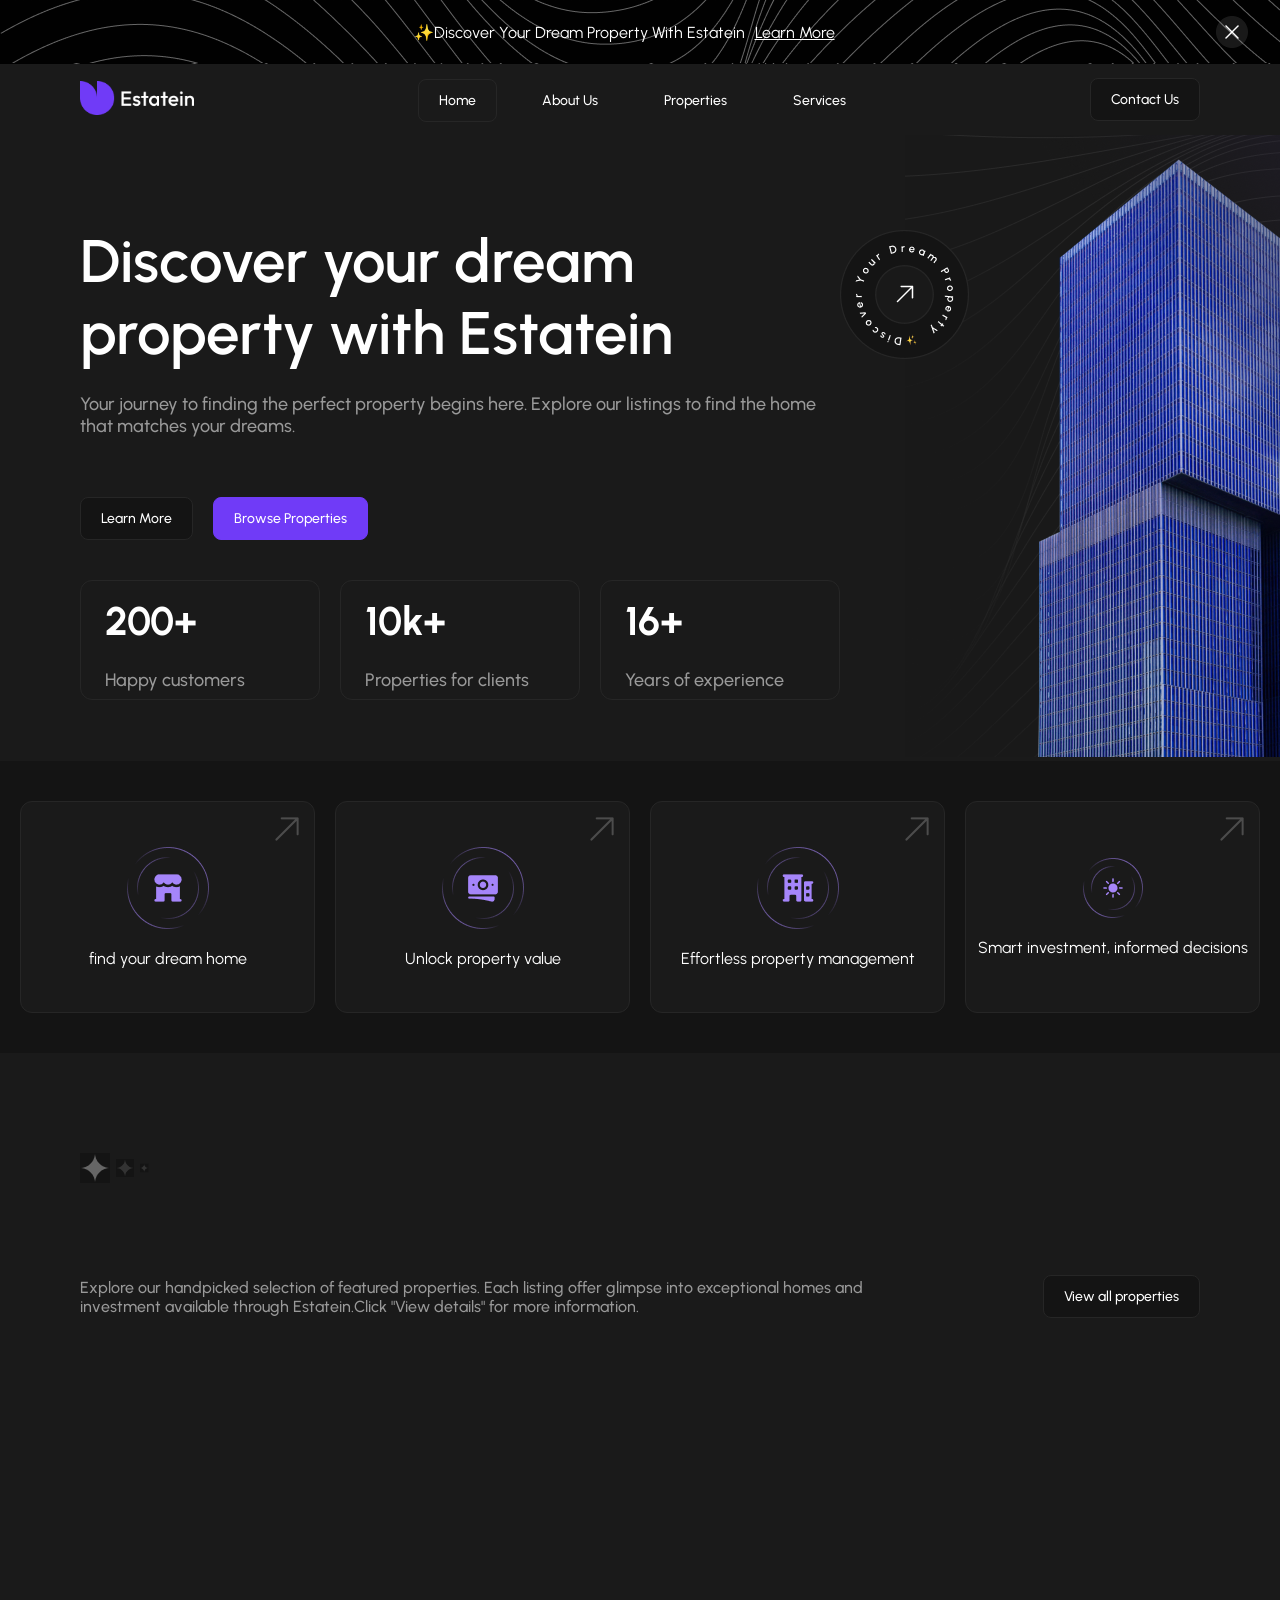
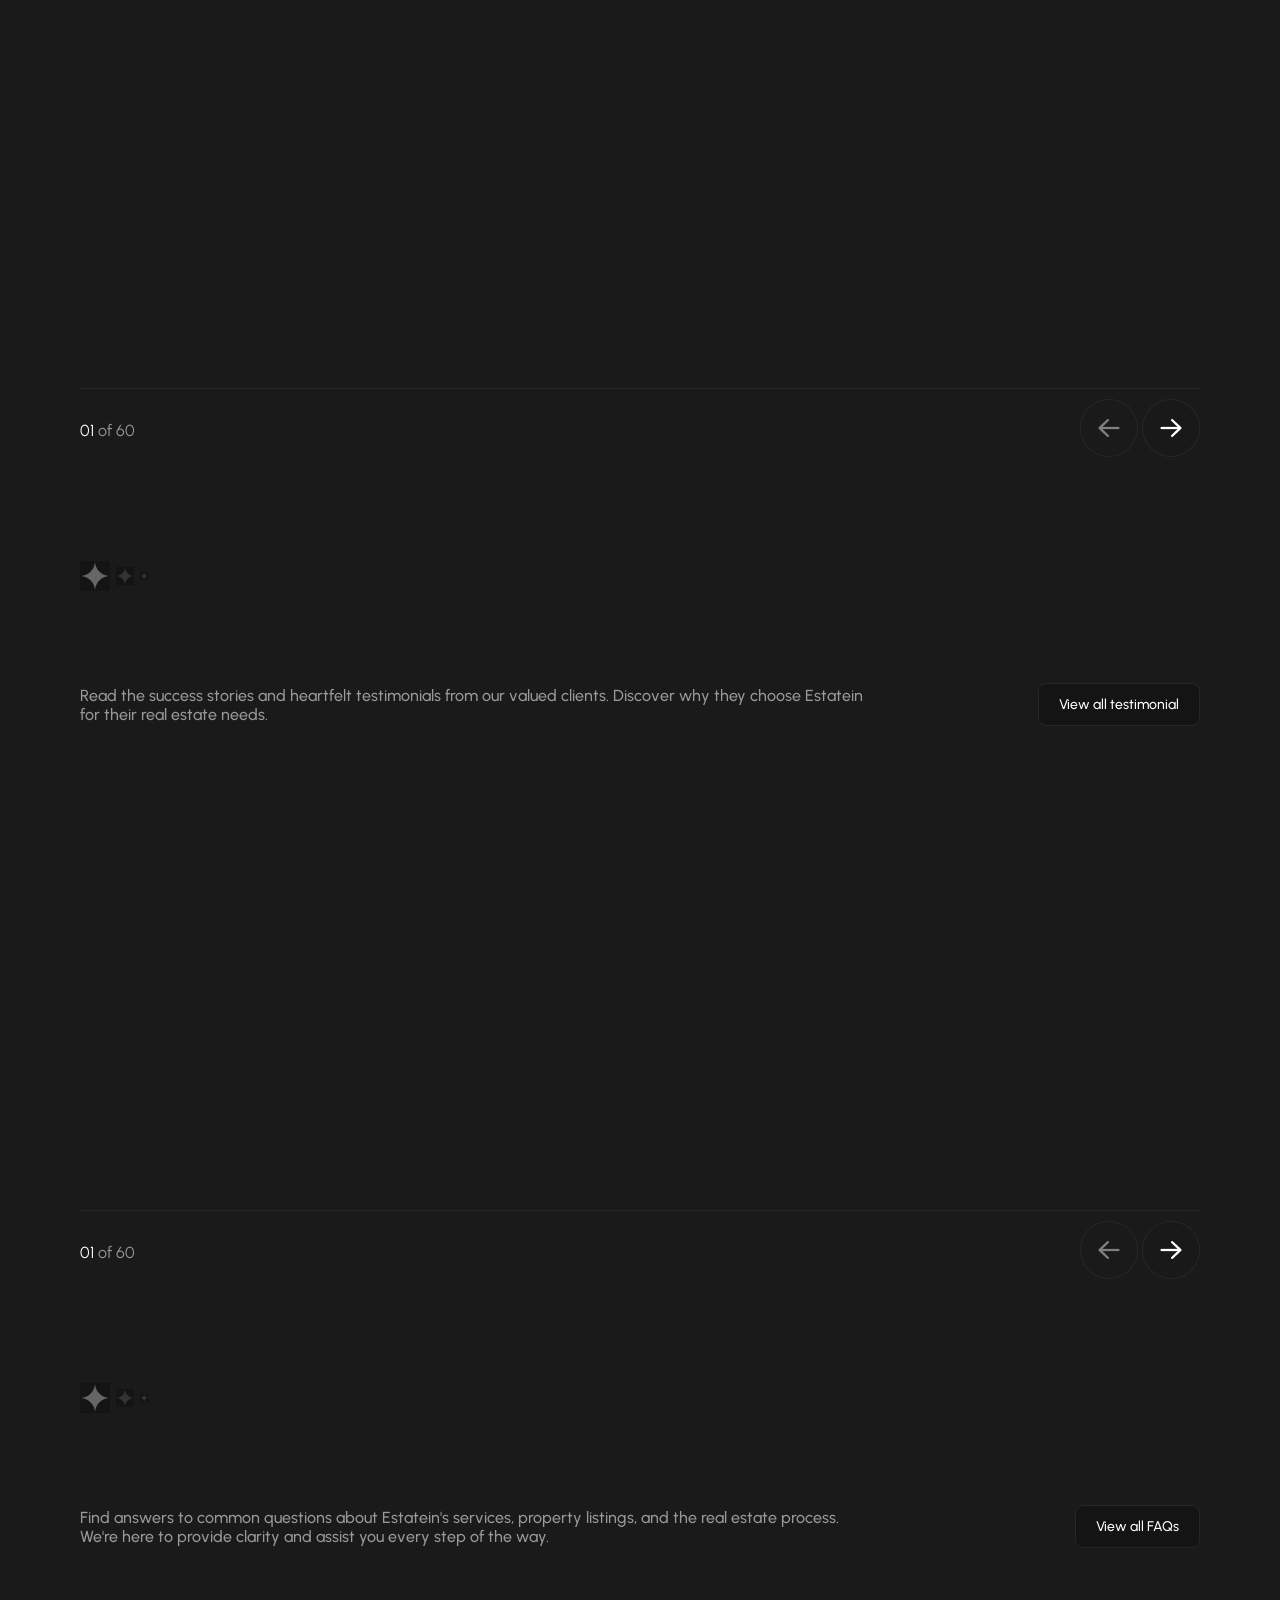
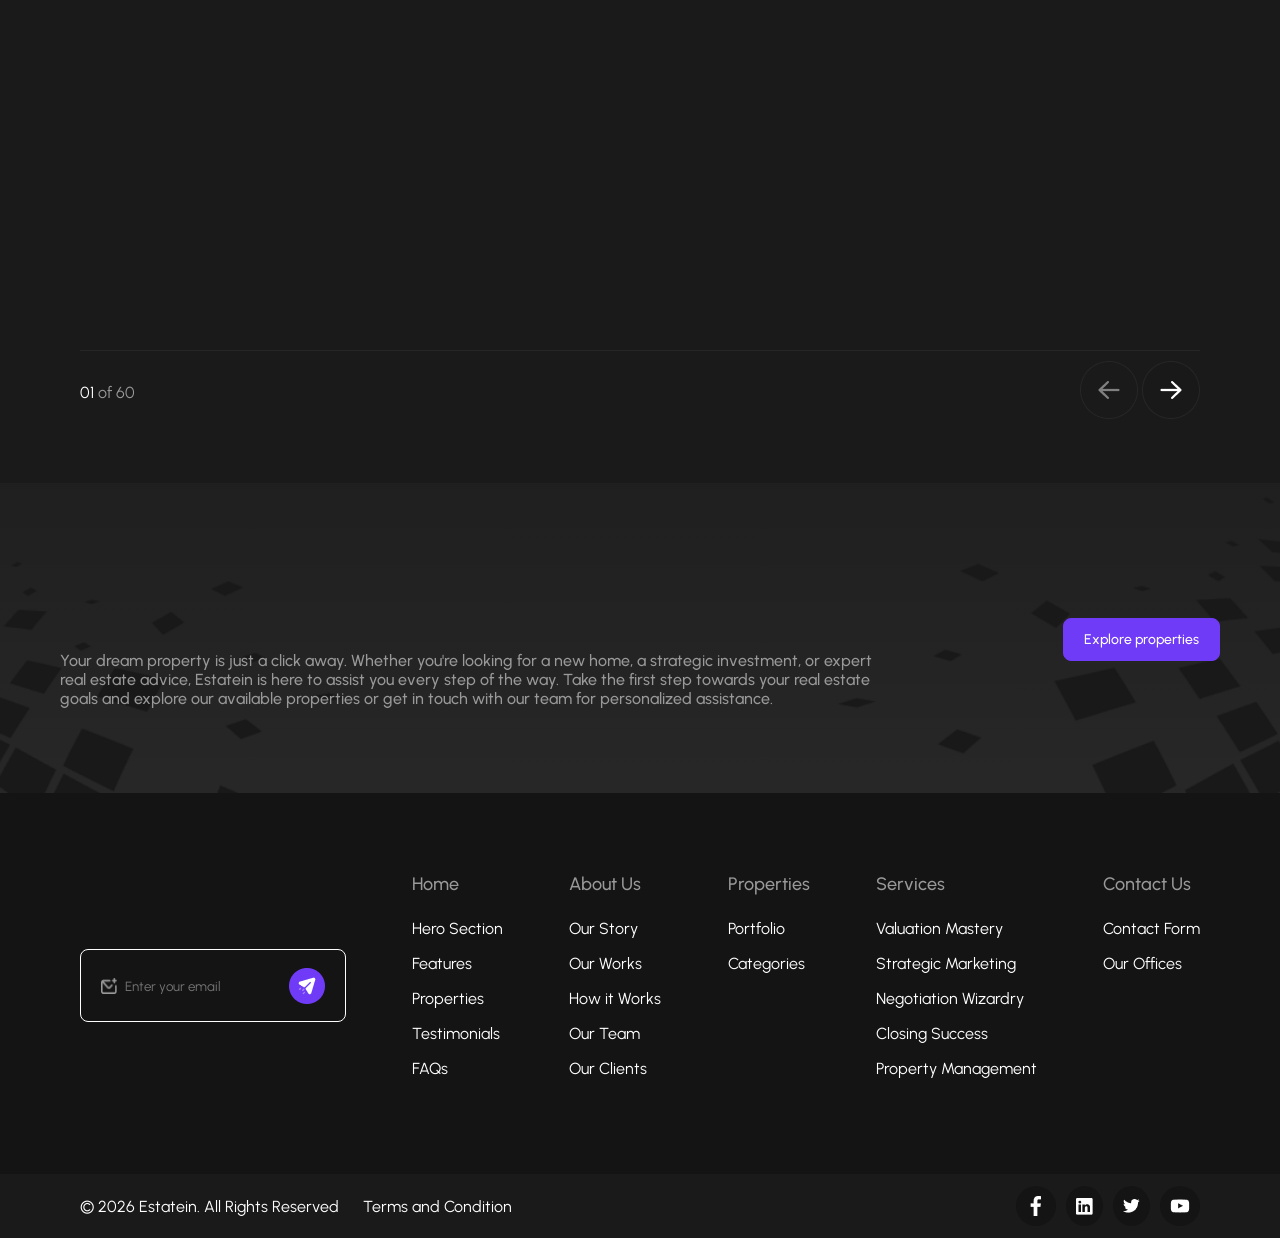
<file: index.html>
<!doctype html>
<html lang="en">
  <head>
    <meta charset="UTF-8" />
    <meta name="viewport" content="width=device-width, initial-scale=1.0" />
    <link
      rel="icon"
      type="image/png"
      href="./assets/images/favicon/favicon-96x96.png"
      sizes="96x96"
    />
    <link
      rel="icon"
      type="image/svg+xml"
      href="./assets/images/favicon/favicon.svg"
    />
    <link rel="shortcut icon" href="./assets/images/favicon/favicon.ico" />
    <link
      rel="apple-touch-icon"
      sizes="180x180"
      href="./assets/images/favicon/apple-touch-icon.png"
    />
    <link rel="manifest" href="./assets/images/favicon/site.webmanifest" />
    <title>Estatein: No. 1 real estate agency in Nigeria</title>
    <link href="https://unpkg.com/aos@2.3.1/dist/aos.css" rel="stylesheet" />
    <link href="./styles.css" rel="stylesheet" />
  </head>
  <body>
    <header>
      <div class="header-left">
        <span>✨Discover Your Dream Property With Estatein</span>
        <a href="">Learn More</a>
      </div>
      <div class="header-right">
        <img src="./assets/images/cancel.png" alt="cancel icon" />
      </div>
    </header>
    <nav>
      <div>
        <a href="/">
          <img
            class="nav-logo-img"
            src="./assets/images/Logo.png"
            alt="estatein logo"
          />
        </a>
      </div>

      <ul id="nav-links">
        <li><a class="active-nav" href="/">Home</a></li>
        <li><a href="/aboutus.html">About Us</a></li>
        <li><a href="/properties.html">Properties</a></li>
        <li><a href="/services.html">Services</a></li>
        <li class="nav-contact-li">
          <a class="contact-button" href="/contactus.html">Contact Us</a>
        </li>
      </ul>

      <div class="nav-right">
        <a class="contact-button nav-contact-btn" href="/contactus.html">
          Contact Us
        </a>
        <button
          class="nav-toggle"
          id="nav-toggle"
          aria-label="Toggle navigation menu"
          aria-expanded="false"
          aria-controls="nav-links"
        >
          <span></span>
          <span></span>
          <span></span>
        </button>
      </div>
    </nav>

    <main>
      <section id="herosection" class="hero-section">
        <div class="hero-left">
          <h1>Discover your dream property with Estatein</h1>
          <p>
            Your journey to finding the perfect property begins here. Explore
            our listings to find the home that matches your dreams.
          </p>
          <div class="hero-btn-flex">
            <a class="contact-button" href="/aboutus.html">Learn More</a>
            <a class="purple-button" href="/properties.html"
              >Browse Properties</a
            >
          </div>

          <div class="hero-cards-wrapper">
            <div class="hero-card">
              <h3>200+</h3>
              <p>Happy customers</p>
            </div>

            <div class="hero-card">
              <h3>10k+</h3>
              <p>Properties for clients</p>
            </div>

            <div class="hero-card">
              <h3>16+</h3>
              <p>Years of experience</p>
            </div>
          </div>
        </div>

        <div class="hero-right">
          <img src="./assets/images/heroimg.png" alt="" />
        </div>
      </section>

      <!-- section for feature cards display -->

      <section id="features" class="section-feature">
        <div class="feature-card">
          <img
            src="./assets/images/find.png"
            alt="feature card "
            class="feature-card-icon"
          />
          <img
            class="arrow-icon"
            src="./assets/images/arrowicon.png"
            alt="arrow icon"
          />
          <p class="feature-text">find your dream home</p>
        </div>
        <div class="feature-card">
          <img
            src="./assets/images/unlock.png"
            alt="feature card "
            class="feature-card-icon"
          />
          <img
            class="arrow-icon"
            src="./assets/images/arrowicon.png"
            alt="arrow icon"
          />
          <p class="feature-text">Unlock property value</p>
        </div>

        <div class="feature-card">
          <img
            src="./assets/images/effortless.png"
            alt="feature card "
            class="feature-card-icon"
          />
          <img
            class="arrow-icon"
            src="./assets/images/arrowicon.png"
            alt="arrow icon"
          />
          <p class="feature-text">Effortless property management</p>
        </div>

        <div class="feature-card">
          <img
            src="./assets/images/smart.png"
            alt="feature card "
            class="feature-card-icon"
          />
          <img
            class="arrow-icon"
            src="./assets/images/arrowicon.png"
            alt="arrow icon"
          />
          <p class="feature-text">Smart investment, informed decisions</p>
        </div>
      </section>

      <!-- featured properties section -->

      <section id="properties" class="featured-section">
        <img
          src="./assets/images/stars.png"
          alt="feature stars"
          class="feature-stars"
        />
        <div class="feature-upper">
          <h2 data-aos="fade-right" data-aos-duration="900">
            Featured Properties
          </h2>
          <div class="header-flex">
            <p class="header-paragraph">
              Explore our handpicked selection of featured properties. Each
              listing offer glimpse into exceptional homes and investment
              available through Estatein.Click "View details" for more
              information.
            </p>

            <a class="contact-button" href=""> View all properties </a>
          </div>
        </div>

        <div
          data-aos="fade-left"
          data-aos-duration="900"
          class="feature-middle"
        >
          <div class="property-card">
            <img
              src="./assets/images/property1.png"
              class="property-card-img"
              alt="property card image"
            />

            <h3>Seaside serenity Villa</h3>

            <p>
              A stunning 4 bedroom , 3 bathroom villa in a peaceful suburban
              neighborhood...<button class="read-more-btn">Read More</button>
            </p>

            <div class="property-features">
              <div class="property-feature">
                <img
                  src="./assets/images/bedroom.png"
                  alt="bedroom icon"
                  class="bedroom-icon"
                />
                <span>4 bedroom</span>
              </div>

              <div class="property-feature">
                <img
                  src="./assets/images/bathroom.png"
                  alt="bedroom icon"
                  class="bedroom-icon"
                />
                <span>3 bathroom</span>
              </div>

              <div class="property-feature">
                <img
                  src="./assets/images/villa.png"
                  alt="bedroom icon"
                  class="bedroom-icon"
                />
                <span>Villa</span>
              </div>
            </div>

            <div class="action-flex">
              <div class="action-flex-left">
                <p>Price</p>
                <h5>₦550,000,000</h5>
              </div>

              <a class="purple-button view-prop-button" href="">
                View Property Details
              </a>
            </div>
          </div>

          <div class="property-card">
            <img
              src="./assets/images/property2.png"
              class="property-card-img"
              alt="property card image"
            />

            <h3>Metropolitan Haven</h3>

            <p>
              A chic and fully-furnished 2-bedroom apartment in a panoramic city
              view...<button class="read-more-btn">Read More</button>
            </p>

            <div class="property-features">
              <div class="property-feature">
                <img
                  src="./assets/images/bedroom.png"
                  alt="bedroom icon"
                  class="bedroom-icon"
                />
                <span>2 bedroom</span>
              </div>

              <div class="property-feature">
                <img
                  src="./assets/images/bathroom.png"
                  alt="bedroom icon"
                  class="bedroom-icon"
                />
                <span>2 bathroom</span>
              </div>

              <div class="property-feature">
                <img
                  src="./assets/images/villa.png"
                  alt="bedroom icon"
                  class="bedroom-icon"
                />
                <span>Villa</span>
              </div>
            </div>

            <div class="action-flex">
              <div class="action-flex-left">
                <p>Price</p>
                <h5>₦550,000,000</h5>
              </div>

              <a class="purple-button view-prop-button" href="">
                View Property Details
              </a>
            </div>
          </div>

          <div class="property-card">
            <img
              src="./assets/images/property3.png"
              class="property-card-img"
              alt="property card image"
            />

            <h3>Rustic retreat cottage</h3>

            <p>
              An elegant 3-bedroom, 2.5-bathroom town house in a gated
              community...<button class="read-more-btn">Read More</button>
            </p>

            <div class="property-features">
              <div class="property-feature">
                <img
                  src="./assets/images/bedroom.png"
                  alt="bedroom icon"
                  class="bedroom-icon"
                />
                <span>3 bedroom</span>
              </div>

              <div class="property-feature">
                <img
                  src="./assets/images/bathroom.png"
                  alt="bedroom icon"
                  class="bedroom-icon"
                />
                <span>3 bathroom</span>
              </div>

              <div class="property-feature">
                <img
                  src="./assets/images/villa.png"
                  alt="bedroom icon"
                  class="bedroom-icon"
                />
                <span>Villa</span>
              </div>
            </div>

            <div class="action-flex">
              <div class="action-flex-left">
                <p>Price</p>
                <h5>₦550,000,000</h5>
              </div>

              <a class="purple-button view-prop-button" href="">
                View Property Details
              </a>
            </div>
          </div>
        </div>
        <hr class="feature-hr" />
        <div class="feature-lower">
          <div class="feature-lower-left">
            <p><span class="light-text">01</span> of 60</p>
          </div>

          <div class="feature-lower-right">
            <img
              src="./assets/images/arrowleft.png"
              alt="arrow left"
              class="arrow-left-icon"
            />

            <img
              src="./assets/images/arrowright.png"
              alt="arrow left"
              class="arrow-left-icon"
            />
          </div>
        </div>
      </section>

      <!-- what our clients say -->

      <section id="testimonials" class="featured-section">
        <img
          src="./assets/images/stars.png"
          alt="feature stars"
          class="feature-stars"
        />
        <div class="feature-upper">
          <h2 data-aos="fade-right" data-aos-duration="900">
            What our client say
          </h2>
          <div class="header-flex">
            <p class="header-paragraph">
              Read the success stories and heartfelt testimonials from our
              valued clients. Discover why they choose Estatein for their real
              estate needs.
            </p>

            <a class="contact-button" href=""> View all testimonial </a>
          </div>
        </div>

        <div
          data-aos="fade-left"
          data-aos-duration="900"
          class="feature-middle"
        >
          <div class="testimonial-card">
            <div class="ratings">
              <img
                src="./assets/images/ratingstar.png"
                alt="ratings star"
                class="rating-star"
              />
              <img
                src="./assets/images/ratingstar.png"
                alt="ratings star"
                class="rating-star"
              />
              <img
                src="./assets/images/ratingstar.png"
                alt="ratings star"
                class="rating-star"
              />
              <img
                src="./assets/images/ratingstar.png"
                alt="ratings star"
                class="rating-star"
              />
              <img
                src="./assets/images/ratingstar.png"
                alt="ratings star"
                class="rating-star"
              />
            </div>

            <h4>Exceptional service!</h4>
            <p>
              Our experience with estatein was oustanding. Their teams
              dedication and professionalism made finding our dream home a
              breeze. Highly recommended!
            </p>
            <div class="customer">
              <img
                src="./assets/images/Profile.png"
                alt=""
                class="customer-img"
              />
              <div class="customer-details">
                <h5>Wade Warren</h5>
                <p>USA, California</p>
              </div>
            </div>
          </div>

          <div class="testimonial-card">
            <div class="ratings">
              <img
                src="./assets/images/ratingstar.png"
                alt="ratings star"
                class="rating-star"
              />
              <img
                src="./assets/images/ratingstar.png"
                alt="ratings star"
                class="rating-star"
              />
              <img
                src="./assets/images/ratingstar.png"
                alt="ratings star"
                class="rating-star"
              />
              <img
                src="./assets/images/ratingstar.png"
                alt="ratings star"
                class="rating-star"
              />
              <img
                src="./assets/images/ratingstar.png"
                alt="ratings star"
                class="rating-star"
              />
            </div>

            <h4>Efficient and reliable</h4>
            <p>
              Estatein provided us with top-notch service. They helped us sell
              our properties quickly at a great price. We couldnt be happier
              with the results.
            </p>
            <div class="customer">
              <img
                src="./assets/images/Profile3.png"
                alt=""
                class="customer-img"
              />
              <div class="customer-details">
                <h5>Emelie Thomson</h5>
                <p>USA, Florida</p>
              </div>
            </div>
          </div>

          <div class="testimonial-card">
            <div class="ratings">
              <img
                src="./assets/images/ratingstar.png"
                alt="ratings star"
                class="rating-star"
              />
              <img
                src="./assets/images/ratingstar.png"
                alt="ratings star"
                class="rating-star"
              />
              <img
                src="./assets/images/ratingstar.png"
                alt="ratings star"
                class="rating-star"
              />
              <img
                src="./assets/images/ratingstar.png"
                alt="ratings star"
                class="rating-star"
              />
              <img
                src="./assets/images/ratingstar.png"
                alt="ratings star"
                class="rating-star"
              />
            </div>

            <h4>Trusted Advisor</h4>
            <p>
              The Estatein team guided us through the entire buying process.
              Their knowledge and commitment to our needs were impressive. Thank
              you for your support!
            </p>
            <div class="customer">
              <img
                src="./assets/images/Profile2.png"
                alt=""
                class="customer-img"
              />
              <div class="customer-details">
                <h5>John Mans</h5>
                <p>USA, Nevada</p>
              </div>
            </div>
          </div>
        </div>
        <hr class="feature-hr" />
        <div class="feature-lower">
          <div class="feature-lower-left">
            <p><span class="light-text">01</span> of 60</p>
          </div>

          <div class="feature-lower-right">
            <img
              src="./assets/images/arrowleft.png"
              alt="arrow left"
              class="arrow-left-icon"
            />

            <img
              src="./assets/images/arrowright.png"
              alt="arrow left"
              class="arrow-left-icon"
            />
          </div>
        </div>
      </section>

      <!-- frequently asked question -->

      <section id="faqs" class="featured-section">
        <img
          src="./assets/images/stars.png"
          alt="feature stars"
          class="feature-stars"
        />
        <div class="feature-upper">
          <h2 data-aos="fade-right" data-aos-duration="900">
            Frequently asked questions
          </h2>
          <div class="header-flex">
            <p class="header-paragraph">
            Find answers to common questions about Estatein's services, property listings, and the real estate process. We're here to provide clarity and assist you every step of the way.
            </p>

            <a class="contact-button" href=""> View all FAQs</a>
          </div>
        </div>

        <div
          data-aos="fade-left"
          data-aos-duration="900"
          class="feature-middle"
        >
          <div class="faq-card">
            
            <h4>How do i search for properties on Estatein?</h4>
            <p>
            Learn how to use our user-friendly search tools to find properties that match your criteria.
            </p>

            
                 <button class="faq-button" href="">Read more</button>

           
             
            
          </div>
             <div class="faq-card">
            
            <h4>What do i need to sell my property through Estatein?</h4>
            <p>
            Find out about the necessary documentation for listing your property with us.
            </p>

            
                 <button class="faq-button" href="">Read more</button>

           
             
            
          </div>



             <div class="faq-card">
            
            <h4>How can i contact an Estatein agent ?</h4>
            <p>
        Discover the different ways you can get in touch with our experienced agents.
            </p>

            
                 <button class="faq-button" href="">Read more</button>

           
             
            
          </div>

        </div>
        <hr class="feature-hr" />
        <div class="feature-lower">
          <div class="feature-lower-left">
            <p><span class="light-text">01</span> of 60</p>
          </div>

          <div class="feature-lower-right">
            <img
              src="./assets/images/arrowleft.png"
              alt="arrow left"
              class="arrow-left-icon"
            />

            <img
              src="./assets/images/arrowright.png"
              alt="arrow left"
              class="arrow-left-icon"
            />
          </div>
        </div>
      </section>


      <!-- section explore properties -->


      <section class="featured-section new-bg-class">
      
        <div class="feature-upper">
          <h2 data-aos="fade-right" data-aos-duration="900">
           Start Your Real Estate Journey Today.
          </h2>
          <div class="header-flex ">
            <p class="header-paragraph">
      Your dream property is just a click away. Whether you're looking for a new home, a strategic investment, or expert real estate advice, Estatein is here to assist you every step of the way. Take the first step towards your real estate goals and explore our available properties or get in touch with our team for personalized assistance.
            </p>

            <a class="purple-button new-btn-styling" href=""> Explore properties</a>
          </div>
        </div>

      
       
      </section>
    </main>

    <footer>
        <div class="footer-upper">
                <div class="footer-upper-child">
                    <a href="/" >
                         <img data-aos="fade-right" data-aos-duration="900" src="./assets/images/Logo.png" alt="logo">     
                    </a>

                    <form class="footer-form">
                        <img src="./assets/images/emailicon.png" class="email-icon" alt="email icon">
                        <input type="email" placeholder="Enter your email" class="email-input"/>

                        <button>
                            <img src="./assets/images/sendicon.png" alt="send button"/>
                        </button>
                    </form>
                         
                </div>
                <div class="footer-upper-child">
                        <h5>Home</h5>
                        <ul>
                            <li>
                                <a href="/index.html#herosection">Hero Section</a>
                            </li>
                            <li>
                                <a href="/index.html#features">Features</a>
                            </li>
                            <li>
                                <a href="/index.html#properties">Properties</a>
                            </li>
                            <li>
                                <a href="/index.html#testimonials">Testimonials</a>
                            </li>
                            <li>
                                <a href="/index.html#faqs">FAQs</a>
                            </li>
                        </ul>
                </div>
                <div class="footer-upper-child">
<h5>About Us</h5>
                        <ul>
                            <li>
                                <a href="/aboutus.html#ourjourney">Our Story</a>
                            </li>
                            <li>
                                <a href="/aboutus.html#ourworks">Our Works</a>
                            </li>
                            <li>
                                <a href="/aboutus.html#howitworks">How it Works</a>
                            </li>
                            <li>
                                <a href="/aboutus.html#ourteam">Our Team</a>
                            </li>
                            <li>
                                <a href="/aboutus.html#ourclients">Our Clients</a>
                            </li>
                        </ul>
                </div>
                <div class="footer-upper-child">
                             <h5>Properties</h5>
                        <ul>
                            <li>
                                <a href="/properties.html#portfolio">Portfolio</a>
                            </li>
                            <li>
                                <a href="/properties.html#categories">Categories</a>
                            </li>
                           
                           
                        </ul>
                </div>
                <div class="footer-upper-child">
                       <h5>Services</h5>
                        <ul>
                            <li>
                                <a href="/services.html#valuationmastery">Valuation Mastery</a>
                            </li>
                            <li>
                                <a href="/services.html#strategicmarketing">Strategic Marketing</a>
                            </li>
                            <li>
                                <a href="/services.html#negotiationwizadry">Negotiation Wizardry</a>
                            </li>
                            <li>
                                <a href="/services.html#closingsuccess">Closing Success</a>
                            </li>
                            <li>
                                <a href="/services.html#propertymanagement">Property Management</a>
                            </li>
                        </ul>
                </div>
                <div class="footer-upper-child">
                        <h5>Contact Us</h5>
                        <ul>
                            <li>
                                <a href="/contactus.html#contactform">Contact Form</a>
                            </li>
                            <li>
                                <a href="/contactus.html#ouroffices">Our Offices</a>
                            </li>
                          
                        
                        </ul>
                </div>

        </div>


        <div class="footer-lower">
            <div class="footer-lower-left">
                  © 2026 Estatein. All Rights Reserved
                  <a href="/">
                     Terms and Condition

                  </a>
            </div>
            <div class="footer-bottom-right">

                <a href="https://www.facebook.com" class="social-link">
                    <img src="./assets/images/facebook.png" alt="facebook " class="social-img"/>
                </a>

                 <a href="https://www.linkedin.com" class="social-link">
                    <img src="./assets/images/linkedin.png" alt="linkedin" class="social-img"/>
                </a>

                 <a href="https://www.twitter.com" class="social-link">
                    <img src="./assets/images/twitter.png" alt="twitter" class="social-img"/>
                </a>

                 <a href="https://www.youtube.com" class="social-link">
                    <img src="./assets/images/youtube.png" alt="youtube" class="social-img"/>
                </a>

            </div>

        </div>
    </footer>

    <script src="https://unpkg.com/aos@2.3.1/dist/aos.js"></script>
    <script>
      AOS.init();
    </script>
    <script src="./script.js"></script>
  </body>
</html>
</file>
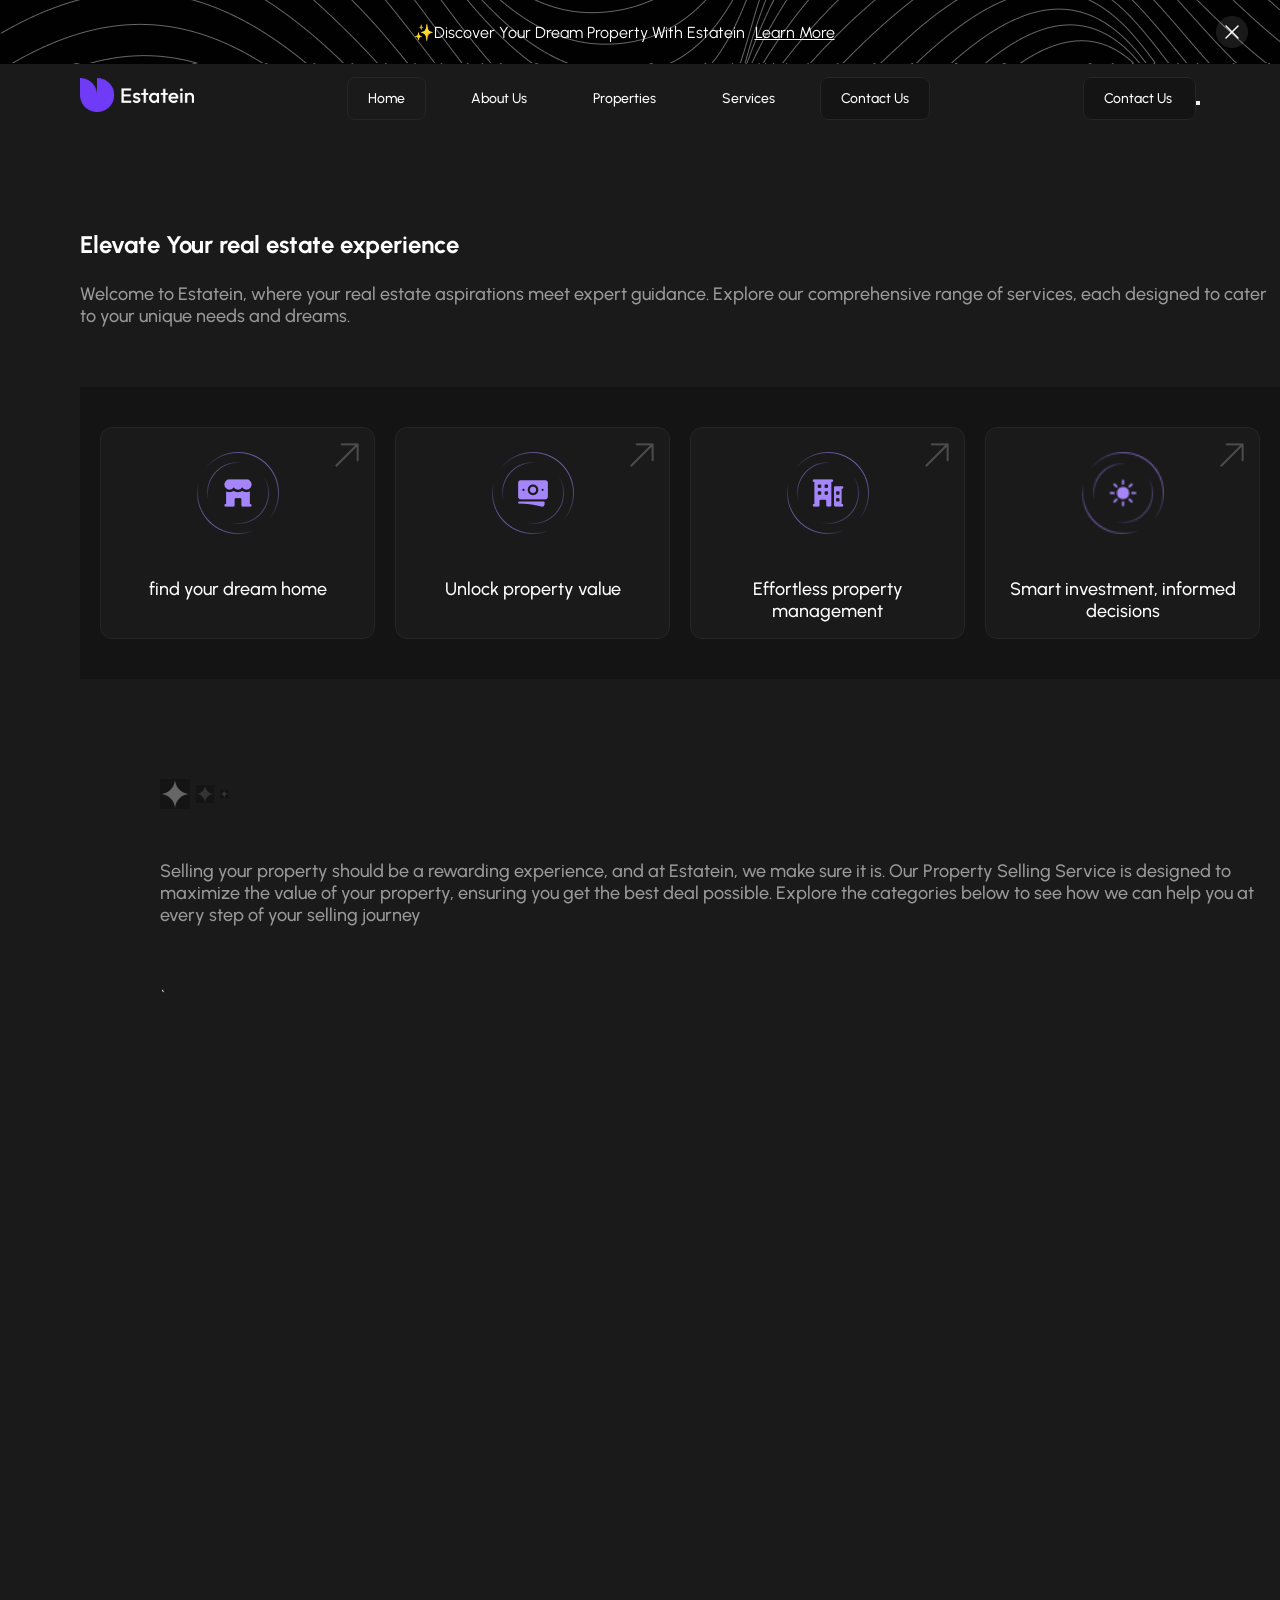
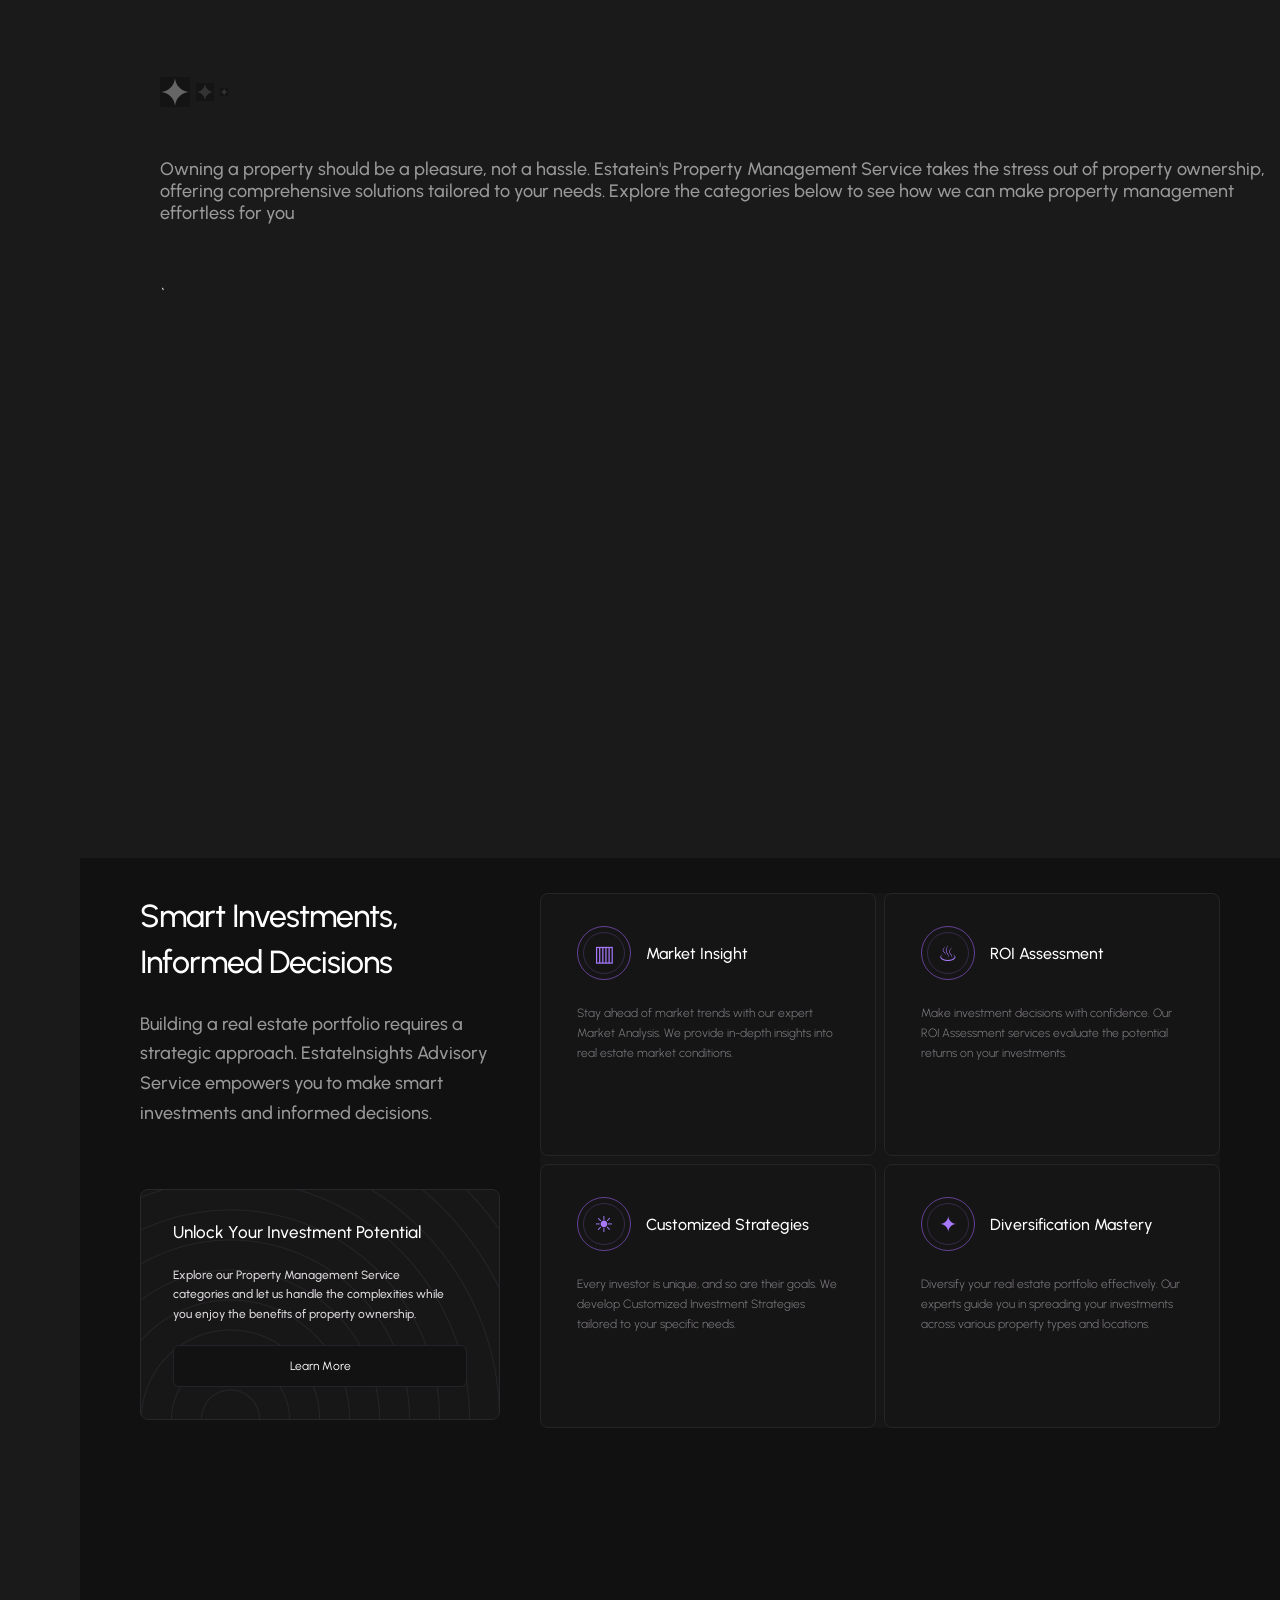
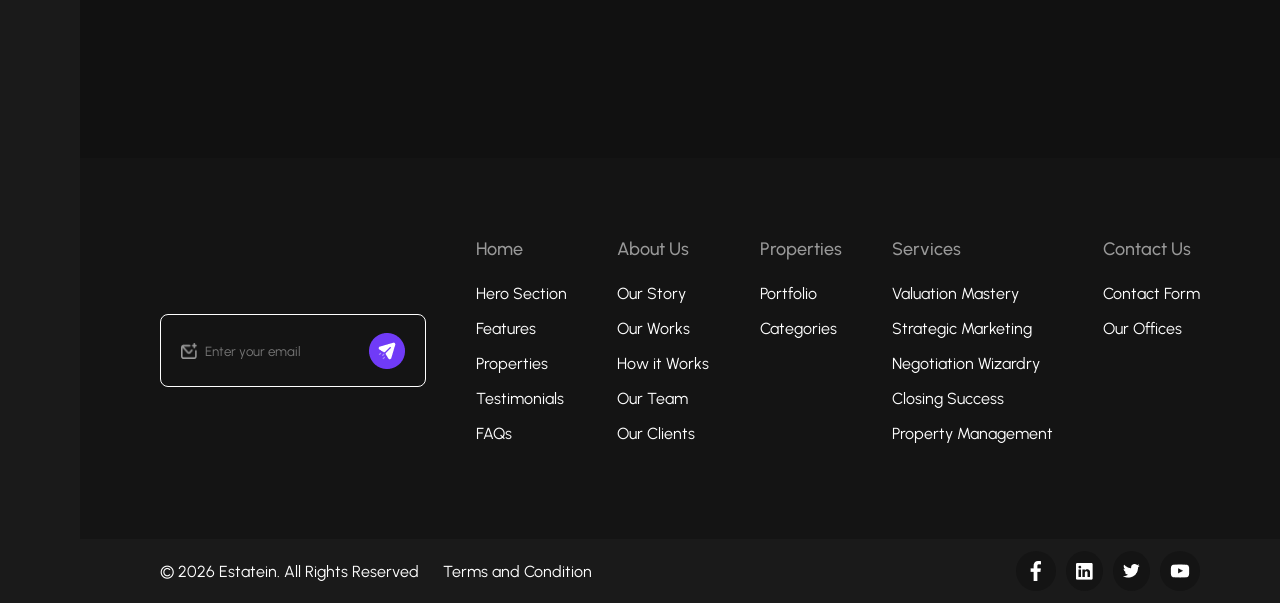
<file: services.html>
<!DOCTYPE html>
<html lang="en">
<head>
    <meta charset="UTF-8">
    <meta name="viewport" content="width=device-width, initial-scale=1.0">
     <link
      rel="icon"
      type="image/png"
      href="./assets/images/favicon/favicon-96x96.png"
      sizes="96x96"
    />
    <link
      rel="icon"
      type="image/svg+xml"
      href="./assets/images/favicon/favicon.svg"
    />
    <link rel="shortcut icon" href="./assets/images/favicon/favicon.ico" />
    <link
      rel="apple-touch-icon"
      sizes="180x180"
      href="./assets/images/favicon/apple-touch-icon.png"
    />
    <link rel="manifest" href="./assets/images/favicon/site.webmanifest" />
    <title>Estatein: No. 1 real estate agency in Nigeria</title>
    <link href="https://unpkg.com/aos@2.3.1/dist/aos.css" rel="stylesheet" />
    <link href="./services.css" rel="stylesheet" />
</head>
<body>
     <header>
      <div class="header-left">
        <span>✨Discover Your Dream Property With Estatein</span>
        <a href="">Learn More</a>
      </div>
      <div class="header-right">
        <img src="./assets/images/cancel.png" alt="cancel icon" />
      </div>
    </header>
    <nav>
      <div>
        <a href="/">
          <img
            class="nav-logo-img"
            src="./assets/images/Logo.png"
            alt="estatein logo"
          />
        </a>
      </div>

      <ul id="nav-links">
        <li><a class="active-nav" href="./index.html">Home</a></li>
        <li><a href="/aboutus.html">About Us</a></li>
        <li><a href="/properties.html">Properties</a></li>
        <li><a href="/services.html">Services</a></li>
        <li class="nav-contact-li">
          <a class="contact-button" href="/contactus.html">Contact Us</a>
        </li>
      </ul>

      <div class="nav-right">
        <a class="contact-button nav-contact-btn" href="/contactus.html">
          Contact Us
        </a>
        <button
          class="nav-toggle"
          id="nav-toggle"
          aria-label="Toggle navigation menu"
          aria-expanded="false"
          aria-controls="nav-links"
        >
          <span></span>
          <span></span>
          <span></span>
        </button>
      </div>
    </nav>

     <section id="herosection" class="hero-section">
        <div class="hero-upper">
         
          <h1 data-aos="fade-right" data-aos-duration="900">
            Elevate Your real estate experience</h1>
          <p>
           Welcome to Estatein, where your real estate aspirations meet expert guidance. Explore our comprehensive range of services, each designed to cater to your unique needs and dreams.
          </p>

          <div
          data-aos="fade-left"
          data-aos-duration="900"
          class="feature-middle"
        >
        

         <section id="features" class="section-features">
        <div class="features-card">
          <img
            src="./assets/images/find.png"
            alt="feature card "
            class="features-card-icon"
          />
          <img
            class="arrow-icon"
            src="./assets/images/arrowicon.png"
            alt="arrow icon"
          />
          <p class="features-text">find your dream home</p>
        </div>
        <div class="features-card">
          <img
            src="./assets/images/unlock.png"
            alt="feature card "
            class="features-card-icon"
          />
          <img
            class="arrow-icon"
            src="./assets/images/arrowicon.png"
            alt="arrow icon"
          />
          <p class="features-text">Unlock property value</p>
        </div>

        <div class="features-card">
          <img
            src="./assets/images/effortless.png"
            alt="feature card "
            class="features-card-icon"
          />
          <img
            class="arrow-icon"
            src="./assets/images/arrowicon.png"
            alt="arrow icon"
          />
          <p class="features-text">Effortless property management</p>
        </div>

        <div class="features-card">
          <img
            src="./assets/images/smart.png"
            alt="feature card "
            class="features-card-icon"
          />
          <img
            class="arrow-icon"
            src="./assets/images/arrowicon.png"
            alt="arrow icon"
          />
          <p class="features-text">Smart investment, informed decisions</p>
        </div>
      </section>

 <section id="valuesection" class="value-section">
        <div class="value-upper">
         <img src="./assets/images/starimg.png" alt="AbstractDesign">
          <h1 data-aos="fade-right" data-aos-duration="900">Unlock Property Value</h1>
          <p>
            Selling your property should be a rewarding experience, and at Estatein, we make sure it is. Our Property Selling Service is designed to maximize the value of your property, ensuring you get the best deal possible. Explore the categories below to see how we can help you at every step of your selling journey
          </p>`
        </div>

         <div
          data-aos="fade-left"
          data-aos-duration="900"
          class="feature-middle"
        >

          <div class="cards-grid">


            <div class="feature-card">
            <div class="card-header">
              <div class="icon-box">
                <img src="./assets/images/analytics.png" alt="staricon">
                </div>
              <h3>Valuation Mastery</h3>
              </div>
              <p>Discover the true worth of your property with our expert valuation services.</p>
              
            </div>

             <div class="feature-card">
            <div class="card-header">
              <div class="icon-box">
                <img src="./assets/images/strategic.png" alt="staricon">
                </div>
              <h3>Strategic Marketing</h3>
              </div>
              <p>Selling a property requires more than just a listing; it demands a strategic marketing approach.</p>
            </div>

             <div class="feature-card">
            <div class="card-header">
              <div class="icon-box">
                <img src="./assets/images/wizard.png" alt="staricon">
                </div>
              <h3>Negotiation Wizardry</h3>
              </div>
              <p>Negotiating the best deal is an art, and our negotiation experts are masters of it.</p>
            </div>

            <div class="feature-card">
            <div class="card-header">
              <div class="icon-box">
                <img src="./assets/images/success.png" alt="staricon">
                </div>
              <h3>Closing Success</h3>
              </div>
              <p>A successful sale is not complete until the closing. We guide you through the intricate closing process.</p>
            </div>

            <div class="banner-card">
              <div class="banner-content">
                <h3>Unlock the value of your property today</h3>
                <p>Ready to unlock the true value of your property? Explore our Property Selling Service categories and let us help you achieve the best deal possible for your valuable asset.</p>
              </div>
              <a href="#" class="btn-cta">Learn More</a>
            </div>


            </div>
         </div>
       </section>

        <section id="propertysection" class="property-section">
        <div class="property-upper">
         <img src="./assets/images/starimg.png" alt="AbstractDesign">
          <h1  data-aos="fade-right" data-aos-duration="900">Effortless Property Management</h1>
          <p>
              Owning a property should be a pleasure, not a hassle. Estatein's Property Management Service takes the stress out of property ownership, 
              offering comprehensive solutions tailored to your needs. Explore the categories below to see how we can make property management effortless for you
          </p>`
        </div>

         <div
          data-aos="fade-left"
          data-aos-duration="900"
          class="feature-middle"
        >

          <div class="property-cards-grid">


            <div class="property-card">
            <div class="property-card-header">
              <div class="property-icon-box">
                <img src="./assets/images/ease.png" alt="staricon">
                </div>
              <h3>Tenant Harmony</h3>
              </div>
              <p>Our Tenant Management services ensure that your tenants have a smooth and reducing vacancies.</p>
              
            </div>

              <div class="property-card">
            <div class="property-card-header">
              <div class="property-icon-box">
                <img src="./assets/images/maint.png" alt="staricon">
                </div>
              <h3>Maintenance Ease</h3>
              </div>
              <p>Say goodbye to property maintenance headaches. We handle all aspects of property upkeep.</p>
            </div>

             <div class="property-card">
            <div class="property-card-header">
              <div class="property-icon-box">
                <img src="./assets/images/finace.png" alt="staricon">
                </div>
              <h3>Financial Peace of Mind</h3>
              </div>
              <p>Managing property finances can be complex. Our financial experts take care of rent collection</p>
            </div>

            <div class="property-card">
            <div class="property-card-header">
              <div class="property-icon-box">
                <img src="./assets/images/legal.png" alt="staricon">
                </div>
              <h3>Legal Guardian</h3>
              </div>
              <p>Stay compliant with property laws and regulations effortlessly.</p>
            </div>

            <div class="banner-card">
              <div class="banner-content">
                <h3>Experience Effortless Property Management</h3>
                <p>Ready to experience hassle-free property management? Explore our Property Management Service categories and let us handle the complexities while you enjoy the benefits of property ownership.</p>
              <a href="#" class="btn-cta">Learn More</a>
            </div>


            </div>
          </div>
       </section>


       <section class="investment-section">
 
    <div class="container">
 
            <!-- LEFT SIDE -->
            <div class="left-content">
                <h1>
                    Smart Investments,<br>
                    Informed Decisions
                </h1>
 
                <p class="intro">
                    Building a real estate portfolio requires a strategic approach.
                    EstateInsights Advisory Service empowers you to make
                    smart investments and informed decisions.
                </p>
 
                <!-- CTA CARD -->
                <div class="investment-card">
 
                    <div class="card-pattern"></div>
 
                    <div class="card-content">
                        <h2>Unlock Your Investment Potential</h2>
 
                        <p>
                            Explore our Property Management Service
                            categories and let us handle the complexities while
                            you enjoy the benefits of property ownership.
                        </p>
 
                        <a href="#" class="learn-btn">
                            Learn More
                        </a>
                    </div>
 
                </div>
 
            </div>
 
 
            <!-- RIGHT SIDE -->
            <div class="services-grid">
 
                <!-- CARD 1 -->
                <div class="service-card">
 
                    <div class="service-header">
                        <div class="icon">
                            <span>▥</span>
                        </div>
 
                        <h3>Market Insight</h3>
                    </div>
 
                    <p>
                        Stay ahead of market trends with our expert
                        Market Analysis. We provide in-depth insights into
                        real estate market conditions.
                    </p>
 
                </div>
 
 
                <!-- CARD 2 -->
                <div class="service-card">
 
                    <div class="service-header">
                        <div class="icon">
                            <span>♨</span>
                        </div>
 
                        <h3>ROI Assessment</h3>
                    </div>
 
                    <p>
                        Make investment decisions with confidence. Our
                        ROI Assessment services evaluate the potential
                        returns on your investments.
                    </p>
 
                </div>
 
 
                <!-- CARD 3 -->
                <div class="service-card">
 
                    <div class="service-header">
                        <div class="icon">
                            <span>☀</span>
                        </div>
 
                        <h3>Customized Strategies</h3>
                    </div>
 
                    <p>
                        Every investor is unique, and so are their goals.
                        We develop Customized Investment Strategies
                        tailored to your specific needs.
                    </p>
 
                </div>
 
 
                <!-- CARD 4 -->
                <div class="service-card">
 
                    <div class="service-header">
                        <div class="icon">
                            <span>✦</span>
                        </div>
 
                        <h3>Diversification Mastery</h3>
                    </div>
 
                    <p>
                        Diversify your real estate portfolio effectively.
                        Our experts guide you in spreading your investments
                        across various property types and locations.
                    </p>
 
                </div>
 
            </div>
 
        </div>
       </section>

        <footer>
        <div class="footer-upper">
                <div class="footer-upper-child">
                    <a href="/" >
                         <img data-aos="fade-right" data-aos-duration="900" src="./assets/images/Logo.png" alt="logo">     
                    </a>

                    <form class="footer-form">
                        <img src="./assets/images/emailicon.png" class="email-icon" alt="email icon">
                        <input type="email" placeholder="Enter your email" class="email-input"/>

                        <button>
                            <img src="./assets/images/sendicon.png" alt="send button"/>
                        </button>
                    </form>
                         
                </div>
                <div class="footer-upper-child">
                        <h5>Home</h5>
                        <ul>
                            <li>
                                <a href="/index.html#herosection">Hero Section</a>
                            </li>
                            <li>
                                <a href="/index.html#features">Features</a>
                            </li>
                            <li>
                                <a href="/index.html#properties">Properties</a>
                            </li>
                            <li>
                                <a href="/index.html#testimonials">Testimonials</a>
                            </li>
                            <li>
                                <a href="/index.html#faqs">FAQs</a>
                            </li>
                        </ul>
                </div>
                <div class="footer-upper-child">
<h5>About Us</h5>
                        <ul>
                            <li>
                                <a href="/aboutus.html#ourjourney">Our Story</a>
                            </li>
                            <li>
                                <a href="/aboutus.html#ourworks">Our Works</a>
                            </li>
                            <li>
                                <a href="/aboutus.html#howitworks">How it Works</a>
                            </li>
                            <li>
                                <a href="/aboutus.html#ourteam">Our Team</a>
                            </li>
                            <li>
                                <a href="/aboutus.html#ourclients">Our Clients</a>
                            </li>
                        </ul>
                </div>
                <div class="footer-upper-child">
                             <h5>Properties</h5>
                        <ul>
                            <li>
                                <a href="/properties.html#portfolio">Portfolio</a>
                            </li>
                            <li>
                                <a href="/properties.html#categories">Categories</a>
                            </li>
                           
                           
                        </ul>
                </div>
                <div class="footer-upper-child">
                       <h5>Services</h5>
                        <ul>
                            <li>
                                <a href="/services.html#valuationmastery">Valuation Mastery</a>
                            </li>
                            <li>
                                <a href="/services.html#strategicmarketing">Strategic Marketing</a>
                            </li>
                            <li>
                                <a href="/services.html#negotiationwizadry">Negotiation Wizardry</a>
                            </li>
                            <li>
                                <a href="/services.html#closingsuccess">Closing Success</a>
                            </li>
                            <li>
                                <a href="/services.html#propertymanagement">Property Management</a>
                            </li>
                        </ul>
                </div>
                <div class="footer-upper-child">
                        <h5>Contact Us</h5>
                        <ul>
                            <li>
                                <a href="/contactus.html#contactform">Contact Form</a>
                            </li>
                            <li>
                                <a href="/contactus.html#ouroffices">Our Offices</a>
                            </li>
                          
                        
                        </ul>
                </div>

        </div>


        <div class="footer-lower">
            <div class="footer-lower-left">
                  © 2026 Estatein. All Rights Reserved
                  <a href="/">
                     Terms and Condition

                  </a>
            </div>
            <div class="footer-bottom-right">

                <a href="https://www.facebook.com" class="social-link">
                    <img src="./assets/images/facebook.png" alt="facebook " class="social-img"/>
                </a>

                 <a href="https://www.linkedin.com" class="social-link">
                    <img src="./assets/images/linkedin.png" alt="linkedin" class="social-img"/>
                </a>

                 <a href="https://www.twitter.com" class="social-link">
                    <img src="./assets/images/twitter.png" alt="twitter" class="social-img"/>
                </a>

                 <a href="https://www.youtube.com" class="social-link">
                    <img src="./assets/images/youtube.png" alt="youtube" class="social-img"/>
                </a>

            </div>

        </div>
    </footer>

     <script src="https://unpkg.com/aos@2.3.1/dist/aos.js"></script>
    <script>
      AOS.init();
    </script>
    <script src="./script.js"></script>
</body>
</html>
</file>
<file: styles.css>
@import url('https://fonts.googleapis.com/css2?family=Urbanist:ital,wght@0,100..900;1,100..900&display=swap');

*{
    margin: 0;
    padding: 0;
    box-sizing: border-box;
    text-decoration: none;
    scroll-behavior: smooth;
}

body{
    overflow-x: hidden;
    
    font-family: "Urbanist", sans-serif;
    background: #1a1a1a;
    color: white;
}

header{
    display: flex;
    background: url("./assets/images/AbstractDesign.png"), linear-gradient(to top, rgba(0, 0, 0, 0.973), rgba(0, 0, 0, 0.959));
    padding: 16px 32px;

}
.header-right{
    width: 32px;
    height: 32px;
}
.header-left{
    flex-grow: 1;
    display: flex;
    justify-content: center;
    align-items: center;
    gap: 10px;
}
.header-left a{
    color: white;
    text-decoration: underline;
    cursor: pointer;
    transition: all 0.6s ease;
}
.header-left a:hover{
    color: #703bf7;
}




/* nav section */
nav{
    display: flex;
    padding: 14px 80px;
    justify-content: space-between;
    align-items: center;
}
.nav-logo-img{
    height: 34px;
    width: 114px;
}

nav ul{
    display: flex;
    gap: 24px;
}

nav li{
    list-style: none;
}
nav li a{
    color: white;
    font-size: 14px;
    font-weight: 500;
    cursor: pointer;
    transition: all 0.6s ease;
    padding: 12px 20px;
    border: 1px solid rgba(255, 255, 255, 0);
    border-radius: 8px;
    
}

   
nav li a:hover{  
    border: 1px solid #262626;
}

.active-nav{
    padding: 12px 20px;
    border: 1px solid #262626;
    border-radius: 8px;
}

.contact-button{
    color: white;
    font-size: 14px;
    font-weight: 500;
    cursor: pointer;
    transition: all 0.6s ease;
    padding: 12px 20px;
    border: 1px solid #262626;
    border-radius: 8px;
    background-color: #141414;
    
}

   
.contact-button:hover{  
    border: 1px solid white;
}
.purple-button{
    color: white;
    font-size: 14px;
    font-weight: 500;
    cursor: pointer;
    transition: all 0.6s ease;
    padding: 12px 20px;
    border: 1px solid #703bf7;
    border-radius: 8px;
    background-color: #703bf7;
    
}

   
.purple-button:hover{  
    border: 1px solid #703bf7;
    color: #703bf7;
    background: none;
}



/* hero-section */

.hero-section{
    display: flex;
    padding: 0px 0px 0px 80px;
}
.hero-left{
    flex: 1;
    padding-top: 90px;
}
.hero-left h1{
    font-size: 60px;
    font-weight: 600;
   

}
.hero-left p{
    font-weight: 500;
    font-size: 18px;
    margin-top: 24px;
    margin-bottom: 60px;
    color: #999999;
}
.hero-left .hero-btn-flex{
    display: flex;
    gap: 20px;
}
.hero-right{
    flex: 1;
}

.hero-cards-wrapper{
    display: flex;
    justify-content: space-between;
    margin-top: 40px;
    gap: 20px;
}
.hero-card{
    width: 240px;
    height: 120px;
    border-radius: 12px;
    background: #1a1a1a;
    border: 1px solid #262626;
    padding: 16px 24px;
}
.hero-card h3{
    font-size: 40px;
    font-weight: 700;
   
}
.hero-card p{
    font-size: 18px;
    font-weight: 500;
    color: #999999;

}

/* section feature display */

.section-feature{
    display: flex;
    gap: 20px;
    width: 100%;
    padding: 40px 20px;
    background: #141414;
    border: #262626;

}
.feature-card{
    width: 25%;
    height: 212px;
    border-radius: 12px;
    border: 1px solid #262626;
    background: #1a1a1a;
    display: flex;
    flex-direction: column;
    justify-content: center;
    align-items: center;
    gap: 20px;
    position: relative;
    transition: all 0.5s ease;
}
.feature-card:hover{
    opacity: .3;
    transform: scale(1.05);
}
.arrow-icon{
    position: absolute;
    top: 10px;
    right: 10px;
}


/* featured section */
.featured-section{
    padding: 100px 80px;
    padding-bottom: 0px;
}
.feature-upper{
    margin-top:20px;
    margin-bottom: 80px;
}
.feature-upper h2{
    font-size: 48px;
    font-weight: 600px;
    margin-bottom: 10px;
}
.header-flex{
    display: flex;
    justify-content: space-between;
    align-items: center;
}
.header-paragraph{
    color: #999999;
    font-weight: 500;
    width: 70%;
}

.feature-middle{
    display: flex;
    gap: 20px;
    justify-content: space-between;
}

.property-card{
    height:550px;
    width: 412px;
    border: 1px solid #262626;
    border-radius: 12px;
    padding: 30px;
    transition: all ease 0.5s;
}
.property-card:hover{
    transform: scale(1.05);
}
.property-card-img{
    width: 100%;
    height: 255px;
    border-radius: 10px;
    object-fit: cover;
    
}
.property-card h3{
    font-size: 20px;
    font-weight: 600;
    margin-top: 20px;
    margin-bottom: 10px;
}
.property-card p{
    font-size: 16px;
    font-weight: 500;
    color: #999999;
    margin-bottom: 24px;
}

.property-card p button{
    border: none;
    border-bottom: 1px solid white;
    cursor: pointer;
    color: white;
    background: none;
font-family: "Urbanist", sans-serif;
}
.property-features{
    display: flex;
    justify-content: space-between;
    align-items: center;
}
.property-feature{
    display: flex;
    border-radius: 28px ;
    border:1px solid #262626 ;
    padding:6px 14px ;
    gap: 4px;
    align-items: center;
}
.property-feature span{
    font-size: 14px;
    text-wrap: nowrap;
}
.action-flex{
    margin-top: 24px;
    display: flex;
    justify-content: space-between;
    align-items: center;
}
.action-flex-left p{
    margin-bottom: 5px;

}
.action-flex-left h5{
    font-size: 20px;
    color: white;
}

.feature-lower{
    display: flex;
    justify-content: space-between;
    align-items: center;
    margin-top: 10px;
}
.feature-hr{
    margin-top: 40px;
     border: none;               
  border-top: 1px solid #262626;
}
.feature-lower-left p{
    color: #999999;
}
.light-text{
    color: white;
}
.arrow-left-icon{
    opacity: 1;
    transition: all 0.5s ease;
    cursor: pointer;
}
.arrow-left-icon:hover{
    opacity: 0.6;
}


/* testimonial sections */

.testimonial-card{
    height:364px;
    width: 412px;
    border: 1px solid #262626;
    border-radius: 12px;
    padding: 30px;
    transition: all ease 0.5s;
}
.testimonial-card:hover{
    transform: scale(1.05);
}
.ratings{
    display: flex;
    gap: 10px;
    margin-bottom: 30px;
}
.testimonial-card h4{
    color: white;
    font-size: 20px;
    font-weight: 600;
    margin-bottom: 10px;
}
.customer{
    display: flex;
    align-items: center;
    gap: 20px;
    margin-top: 30px;
}
.customer-details h5{
    font-size: 18px;

}
.customer-details p{
    color: #999999;
}


/* faq section */

.faq-card{
    height:282px;
    width: 412px;
    border: 1px solid #262626;
    border-radius: 12px;
    padding: 30px;
    transition: all ease 0.5s;
}
.faq-card h4{
    font-size: 20px;
    font-weight: 600;
    color: white;
    margin-bottom: 24px;
}
.faq-card p{
    color: #999999;
}
.faq-button{
    color: white;
    font-size: 14px;
    font-weight: 500;
    cursor: pointer;
    transition: all 0.6s ease;
    padding: 12px 20px;
    border: 1px solid #262626;
    border-radius: 8px;
    background-color: #141414;
    margin-top: 24px;
    
}

   
.faq-button:hover{  
    border: 1px solid white;
}

.new-bg-class{
    background: url("./assets/images/ctabackground.png"), linear-gradient(rgba(255, 255, 255, 0.025),rgba(255, 255, 255, 0.059));
    background-size: cover;
    background-position: center;
    background-repeat: no-repeat;
    padding: 80px 60px;
    height: 310px;
    margin-top: 60px;
}
.new-btn-styling{
    margin-top: -80px;
}

/* foooter section */

footer{
    background: #141414;
}

.footer-upper{
    padding:80px;
    display: flex;
    justify-content: space-between;
    
}

.footer-form{
    display: flex;
    border: 1px solid white;
    border-radius: 8px;
    gap: 8px;
    margin-top: 24px;
    padding: 14px 20px;
    align-items: center;
}
.footer-form .email-icon{
    width:16px ;
    height: 16px;

}
.footer-form input{
    background: none;
    color: #999999;
    border:none;
     font-family: "Urbanist", sans-serif;
}
.footer-form input:focus{
    outline: none;
}
.footer-form button{
    background: none;
    border: none;
    margin-top: 4px;
}

.footer-upper-child h5{
    font-size: 18px;
    font-weight: 500;
    color: #999999;
}
.footer-upper-child ul{
    margin-top: 24px;
}
.footer-upper-child li{
    list-style: none;
    margin-bottom: 16px;
}
.footer-upper-child li a{
    color: white;
    cursor: pointer;
    transition: all 0.5s ease;

}
.footer-upper-child li a:hover{
    color: #703bf7;

}
.footer-lower{
    padding:12px 80px;
    background: #1a1a1a;
    display: flex;
    justify-content: space-between;
    align-items: center;
}
.footer-lower-left a{
    color: white;
    cursor: pointer;
    transition: all 0.5s ease;
    margin-left: 20px;
}
.footer-lower-left a:hover{
    color: #703bf7;
}

.footer-bottom-right{
    display: flex;
    gap: 10px;
}

.footer-bottom-right a{
    background: #141414;
    padding: 10px;
    border-radius: 50%;
    display: flex;
    align-items: center;
    justify-content: center;
    transition: all 0.5s ease;
}
.footer-bottom-right a:hover{
    transform: scale(1.05);
    opacity: .6;
}

/* ==========================================================================
   Mobile nav toggle (hamburger) — hidden on desktop, wired up in JS
   ========================================================================== */
.nav-right{
    display: flex;
    align-items: center;
    gap: 16px;
}
.nav-toggle{
    display: none;
    flex-direction: column;
    justify-content: center;
    align-items: center;
    gap: 5px;
    width: 40px;
    height: 40px;
    border: 1px solid #262626;
    border-radius: 8px;
    background: #141414;
    cursor: pointer;
    padding: 0;
    flex-shrink: 0;
}
.nav-toggle span{
    display: block;
    width: 18px;
    height: 2px;
    background: white;
    border-radius: 2px;
    transition: all 0.3s ease;
}
.nav-toggle-active span:nth-child(1){
    transform: translateY(7px) rotate(45deg);
}
.nav-toggle-active span:nth-child(2){
    opacity: 0;
}
.nav-toggle-active span:nth-child(3){
    transform: translateY(-7px) rotate(-45deg);
}
.nav-contact-li{
    display: none;
}
body.nav-scroll-lock{
    overflow: hidden;
}


/* ==========================================================================
   Tablet — 1024px and below
   ========================================================================== */
@media (max-width: 1024px){

    nav{
        padding: 14px 40px;
    }
    .contact-button.nav-contact-btn{
        display: none;
    }
    .nav-toggle{
        display: flex;
    }
    #nav-links{
        position: fixed;
        top: 0;
        right: 0;
        height: 100vh;
        width: 320px;
        max-width: 80vw;
        background: #141414;
        border-left: 1px solid #262626;
        flex-direction: column;
        align-items: flex-start;
        gap: 8px;
        padding: 100px 24px 24px;
        transform: translateX(100%);
        transition: transform 0.4s ease;
        z-index: 999;
    }
    #nav-links.nav-open{
        transform: translateX(0);
    }
    #nav-links li{
        width: 100%;
    }
    #nav-links li a{
        display: block;
        width: 100%;
    }
    .nav-contact-li{
        display: block;
        margin-top: 12px;
    }
    .nav-contact-li a{
        text-align: center;
    }

    .hero-section{
        padding: 0 40px;
    }
    .hero-left{
        padding-top: 60px;
    }
    .hero-left h1{
        font-size: 44px;
    }
    .hero-cards-wrapper{
        flex-wrap: wrap;
    }
    .hero-card{
        width: calc(50% - 10px);
    }
    .hero-card:nth-child(3){
        width: 100%;
    }

    .section-feature{
        flex-wrap: wrap;
        padding: 32px 20px;
    }
    .feature-card{
        width: calc(50% - 10px);
    }

    .featured-section{
        padding: 80px 40px;
        padding-bottom: 0px;
    }
    .feature-upper h2{
        font-size: 36px;
    }
    .header-paragraph{
        width: 100%;
    }
    .feature-middle{
        flex-wrap: wrap;
    }
    .property-card,
    .testimonial-card,
    .faq-card{
        width: calc(50% - 10px);
    }

    .footer-upper{
        padding: 60px 40px;
        flex-wrap: wrap;
        row-gap: 40px;
    }
    .footer-upper-child{
        width: calc(50% - 20px);
    }
    .footer-lower{
        padding: 12px 40px;
    }
}


/* ==========================================================================
   Mobile — 768px and below
   ========================================================================== */
@media (max-width: 768px){

    header{
        padding: 12px 16px;
    }
    .header-left{
        justify-content: flex-start;
        text-align: left;
        gap: 12px;
        font-size: 13px;
    }
    .header-left span{
        flex: 1;
    }

    nav{
        padding: 14px 16px;
    }
    .nav-logo-img{
        height: 28px;
        width: 94px;
    }

    .hero-section{
        flex-direction: column;
        padding: 0 16px;
        gap: 32px;
    }
    .hero-right{
        order: -1;
    }
    .hero-right img{
        width: 100%;
        border-radius: 12px;
    }
    .hero-left{
        padding-top: 32px;
    }
    .hero-left h1{
        font-size: 32px;
    }
    .hero-left p{
        font-size: 16px;
        margin-top: 16px;
        margin-bottom: 32px;
    }
    .hero-left .hero-btn-flex{
        flex-direction: column;
        gap: 12px;
    }
    .hero-left .hero-btn-flex a{
        text-align: center;
    }
    .hero-cards-wrapper{
        margin-top: 24px;
        gap: 12px;
    }
    .hero-card{
        height: auto;
        padding: 16px;
    }
    .hero-card h3{
        font-size: 28px;
    }
    .hero-card p{
        font-size: 14px;
    }

    .section-feature{
        gap: 12px;
        padding: 24px 16px;
    }
    .feature-card{
        height: 160px;
        gap: 12px;
    }
    .feature-card-icon{
        width: 32px;
    }
    .feature-text{
        font-size: 14px;
        text-align: center;
        padding: 0 12px;
    }

    .featured-section{
        padding: 60px 16px;
        padding-bottom: 0px;
    }
    .feature-stars{
        width: 32px;
    }
    .feature-upper{
        margin-bottom: 40px;
    }
    .feature-upper h2{
        font-size: 28px;
    }
    .header-flex{
        flex-direction: column;
        align-items: flex-start;
        gap: 20px;
    }
    .header-flex .contact-button{
        width: 100%;
        text-align: center;
    }

    .feature-middle{
        flex-direction: column;
    }
    .property-card,
    .testimonial-card,
    .faq-card{
        width: 100%;
        height: auto;
    }
    .property-card{
        padding: 20px;
    }
    .property-card-img{
        height: 200px;
    }
    .property-features{
        flex-wrap: wrap;
        gap: 10px;
    }
    .action-flex{
        flex-wrap: wrap;
        gap: 16px;
    }
    .action-flex .view-prop-button{
        width: 100%;
        text-align: center;
    }

    .testimonial-card,
    .faq-card{
        padding: 20px;
    }

    .new-bg-class{
        height: auto;
        padding: 40px 16px;
        margin-top: 40px;
    }
    .new-bg-class .feature-upper h2{
        font-size: 28px;
    }
    .new-bg-class .header-flex{
        gap: 24px;
    }
    .new-btn-styling{
        margin-top: 0;
        width: 100%;
        text-align: center;
    }

    .footer-upper{
        padding: 40px 16px;
        flex-direction: column;
        gap: 32px;
    }
    .footer-upper-child{
        width: 100%;
    }
    .footer-form{
        width: 100%;
        flex-wrap: nowrap;
    }
    .footer-form .email-input{
        flex: 1;
        min-width: 0;
    }
    .footer-lower{
        padding: 20px 16px;
        flex-direction: column;
        gap: 16px;
        text-align: center;
    }
    .footer-lower-left{
        display: flex;
        flex-direction: column;
        gap: 8px;
    }
    .footer-lower-left a{
        margin-left: 0;
    }
}


/* ==========================================================================
   Small mobile — 480px and below
   ========================================================================== */
@media (max-width: 480px){

    .header-left{
        flex-direction: column;
        align-items: flex-start;
        gap: 4px;
    }

    .hero-left h1{
        font-size: 28px;
    }
    .hero-cards-wrapper{
        flex-wrap: wrap;
    }
    .hero-card{
        width: calc(50% - 6px);
    }
    .hero-card:nth-child(3){
        width: 100%;
    }

    .feature-card{
        width: 100%;
    }
}
</file>
<file: services.css>
@import url('https://fonts.googleapis.com/css2?family=Urbanist:ital,wght@0,100..900;1,100..900&display=swap');

*{
    margin: 0;
    padding: 0;
    box-sizing: border-box;
    text-decoration: none;
    scroll-behavior: smooth;
}

body{
    overflow-x: hidden;
    
    font-family: "Urbanist", sans-serif;
    background: #1a1a1a;
    color: white;
}

header{
    display: flex;
    background: url("./assets/images/AbstractDesign.png"), linear-gradient(to top, rgba(0, 0, 0, 0.973), rgba(0, 0, 0, 0.959));
    padding: 16px 32px;

}
.header-right{
    width: 32px;
    height: 32px;
}
.header-left{
    flex-grow: 1;
    display: flex;
    justify-content: center;
    align-items: center;
    gap: 10px;
}
.header-left a{
    color: white;
    text-decoration: underline;
    cursor: pointer;
    transition: all 0.6s ease;
}
.header-left a:hover{
    color: #703bf7;
}




/* nav section */
nav{
    display: flex;
    padding: 14px 80px;
    justify-content: space-between;
    align-items: center;
}
.nav-logo-img{
    height: 34px;
    width: 114px;
}

nav ul{
    display: flex;
    gap: 24px;
}

nav li{
    list-style: none;
}
nav li a{
    color: white;
    font-size: 14px;
    font-weight: 500;
    cursor: pointer;
    transition: all 0.6s ease;
    padding: 12px 20px;
    border: 1px solid rgba(255, 255, 255, 0);
    border-radius: 8px;
    
}

   
nav li a:hover{  
    border: 1px solid #262626;
}

.active-nav{
    padding: 12px 20px;
    border: 1px solid #262626;
    border-radius: 8px;
}

.contact-button{
    color: white;
    font-size: 14px;
    font-weight: 500;
    cursor: pointer;
    transition: all 0.6s ease;
    padding: 12px 20px;
    border: 1px solid #262626;
    border-radius: 8px;
    background-color: #141414;
    
}

   
.contact-button:hover{  
    border: 1px solid white;
}
.purple-button{
    color: white;
    font-size: 14px;
    font-weight: 500;
    cursor: pointer;
    transition: all 0.6s ease;
    padding: 12px 20px;
    border: 1px solid #703bf7;
    border-radius: 8px;
    background-color: #703bf7;
    
}

   
.purple-button:hover{  
    border: 1px solid #703bf7;
    color: #703bf7;
    background: none;
}

.hero-section {
     
    padding: 0px 0px 0px 80px;
    margin-top: 100px;
}
.hero-upper p {
    font-weight: 500;
    font-size: 18px;
    margin-top: 24px;
    margin-bottom: 60px;
    color: #999999;
}

.hero-lower p {
     font-weight: 500;
    font-size: 18px;
    margin-top: 24px;
    margin-bottom: 60px;
    color: #999999;
}

.hero-lower {
    display: flex;
    flex-direction: column;
     align-items: center;
     text-align: center;
    position: relative;
    justify-content: center;
    flex: 1;
    
    
    border-radius: 10px;
    border: 1px solid #262626;
    padding: 40px 20px;
    gap: 14px;
    

}
.hero-lower:hover {
    border-color: #6f45b7;
    transform: translateY(-5px);
 
    box-shadow:
        0 15px 40px rgba(0, 0, 0, 0.35),
        0 0 30px rgba(121, 72, 190, 0.08);
}
.hero-lower span {
    font-size: 14px;
    color: var(--text);
    max-width: 160px;
}


.hero-cards-wrapper {
    display: flex;
    flex-direction: row;
    gap: 16px;
    width: 100%;
    padding: 12px;
    background-color: #141414;
    border: 1px solid #262626;
    border-radius: 12px;
}
.card-arrow {
    position: absolute;
    top: 14px;
    right: 14px;
    color: #4D4D4D;
    font-size: 14px;
}
.hero-card {
    width: 50px;
    height: 50px;
    background-color: #262626;
    border-radius: 50%;
    display: flex;
    align-items: center;
    justify-content: center;
    margin-bottom: 16px;
    flex-shrink: 0;
}

.hero-card img {
    width: 44px;
    height: 44px;
    object-fit: contain;
}


.section-features{
    display: flex;
    gap: 20px;
    width: 100%;
    padding: 40px 20px;
    background: #141414;
    border: #262626;

}
.features-card-icon {
    width: 82px;
    height: 82px;
    object-fit: contain;
}
.features-card{
    width: 25%;
    height: 212px;
    border-radius: 12px;
    border: 1px solid #262626;
    background: #1a1a1a;
    display: flex;
    flex-direction: column;
    justify-content: space-between;
    text-align: center;
    align-items: center;
    gap: 20px;
    position: relative;
    transition: all 0.5s ease;
    padding: 24px 20px;
}
.features-card:hover{
    opacity: .3;
    transform: scale(1.05);
}
.arrow-icon{
    position: absolute;
    top: 10px;
    right: 10px;
}
.features-card p {
    color: #FFFFFF;
}






/* property section */
.property-section {
     padding: 0px 0px 0px 80px;
    margin-top: 100px;
}
.property-upper p {
     font-weight: 500;
    font-size: 18px;
    margin-top: 24px;
    margin-bottom: 60px;
    color: #999999;
}

.property-cards-grid {
    display: grid;
    grid-template-columns: repeat(3, 1fr);
    gap: 20px;
}

.property-card {
    background-color: #1A1A1A;
    border: 1px solid #262626;
    border-radius: 12px;
    padding: 30px;
    display: flex;
     flex-direction: column ;
     gap: 16px;
}
.property-card-header {
    display: flex;
    align-items: center;
    gap: 12px;
}
.property-icon-box {
    width: 48px;
    height: 48px;
    background-color: #1A1A1A;
    border: 1px solid #262626;
    border-radius: 50%;
    display: flex;
    align-items: center;
    justify-content: center;
    flex-shrink: 0;
}
.banner-card {
    grid-column: span 2;
    background-color: #1A1A1A;
    background-image: radial-gradient(circle at top right, rgba(112, 59, 247, 0.15), transparent 60%);
    border: 1px solid #262626;
    border-radius: 12px;
    padding: 30px 40px;
    display: flex;
    align-items: center;
    justify-content: space-between;
    gap: 20px;
}
.banner-card :hover{
     transform: translateY(-5px);
 
    background: #181619;
 
    border-color: #7046ad;
 
    box-shadow:
        0 15px 35px rgba(0, 0, 0, 0.3),
        0 0 25px rgba(119, 70, 190, 0.08);

}
.banner-content h3 {
    font-size: 20px;
    font-weight: 600;
    color: #FFFFFF;
    margin-bottom: 8px;
}
.banner-content p {
    font-size: 14px;
    color: #999999;
    line-height: 1.5;
    max-width: 650px;
}
.btn-cta {
    display: inline-block;
    background-color: #141414;
    color: #FFFFFF;
    border: 1px solid #262626;
    padding: 14px 24px;
    border-radius: 8px;
    text-decoration: none;
    font-size: 14px;
    font-weight: 500;
    white-space: nowrap;
    transition: all 0.3s ease;
}
.property-card p{
    font-weight: 500;
    font-size: 18px;
    margin-top: 24px;
    margin-bottom: 60px;
    color: #999999;
}
.property-card img {
    width: 44px;
    height: 44px;
    object-fit: contain;
}
.btn-cta:hover {
    background-color: #703bf7;
    border-color: #703BF7;
}
.property-card:hover {
     transform: translateY(-5px);
 
    background: #181619;
 
    border-color: #7046ad;
 
    box-shadow:
        0 15px 35px rgba(0, 0, 0, 0.3),
        0 0 25px rgba(119, 70, 190, 0.08);

}


/* value section */
.value-section {
     padding: 0px 0px 0px 80px;
    margin-top: 100px;
}
.value-upper p {
     font-weight: 500;
    font-size: 18px;
    margin-top: 24px;
    margin-bottom: 60px;
    color: #999999;
}

.cards-grid {
    display: grid;
    grid-template-columns: repeat(3, 1fr);
    gap: 20px;
}

.feature-card {
    background-color: #1A1A1A;
    border: 1px solid #262626;
    border-radius: 12px;
    padding: 30px;
    display: flex;
     flex-direction: column ;
     gap: 16px;
}
.feature-card :hover {
      border-color: #6f45b7;
    transform: translateY(-5px);
 
    box-shadow:
        0 15px 40px rgba(0, 0, 0, 0.35),
        0 0 30px rgba(121, 72, 190, 0.08);

}
.card-header {
    display: flex;
    align-items: center;
    gap: 12px;
}
.icon-box {
    width: 48px;
    height: 48px;
    background-color: #1A1A1A;
    border: 1px solid #262626;
    border-radius: 50%;
    display: flex;
    align-items: center;
    justify-content: center;
    flex-shrink: 0;
}
.banner-card {
    grid-column: span 2;
    background-color: #1A1A1A;
    background-image: radial-gradient(circle at top right, rgba(112, 59, 247, 0.15), transparent 60%);
    border: 1px solid #262626;
    border-radius: 12px;
    padding: 30px 40px;
    display: flex;
    align-items: center;
    justify-content: space-between;
    gap: 20px;
}
.banner-content h3 {
    font-size: 20px;
    font-weight: 600;
    color: #FFFFFF;
    margin-bottom: 8px;
}
.banner-content p {
    font-size: 14px;
    color: #999999;
    line-height: 1.5;
    max-width: 650px;
}
.btn-cta {
    display: inline-block;
    background-color: #141414;
    color: #FFFFFF;
    border: 1px solid #262626;
    padding: 14px 24px;
    border-radius: 8px;
    text-decoration: none;
    font-size: 14px;
    font-weight: 500;
    white-space: nowrap;
    transition: all 0.3s ease;
}
.feature-card p{
    font-weight: 500;
    font-size: 18px;
    margin-top: 24px;
    margin-bottom: 60px;
    color: #999999;
}
.feature-card img {
    width: 44px;
    height: 44px;
    object-fit: contain;
}
.btn-cta:hover {
    background-color: #703bf7;
    border-color: #703BF7;
}

.investment-section {
    position: relative;
    min-height: 100vh;
    padding: 35px 5%;
    background: #111111;
    overflow: hidden;
}
 
 
 
 
.stars span:nth-child(1) {
    font-size: 20px;
}
 
.stars span:nth-child(2) {
    font-size: 11px;
}
 
.stars span:nth-child(3) {
    font-size: 6px;
}
 
 
/* =========================================
   CONTAINER
========================================= */
 
.container {
    max-width: 1200px;
    margin: 0 auto;
 
    display: grid;
    grid-template-columns: 360px 1fr;
    gap: 40px;
}
 
 
/* =========================================
   LEFT CONTENT
========================================= */
 
.left-content {
    padding-top: 0;
}
 
.left-content h1 {
    font-size: 32px;
    line-height: 1.45;
    font-weight: 500;
    letter-spacing: -1px;
    margin-bottom: 12px;
}
 
.intro {
    max-width: 350px;
 
    color: #858187;
    font-size: 13px;
    line-height: 1.65;
    font-weight: 300;
 
    margin-bottom: 33px;
}
 
 
/* =========================================
   INVESTMENT CTA CARD
========================================= */
 
.investment-card {
    position: relative;
 
    min-height: 226px;
 
    border: 1px solid #29272b;
    border-radius: 8px;
 
    overflow: hidden;
 
    background: #171717;
 
    transition: all 0.4s ease;
}
 
.investment-card:hover {
    border-color: #6f45b7;
    transform: translateY(-5px);
 
    box-shadow:
        0 15px 40px rgba(0, 0, 0, 0.35),
        0 0 30px rgba(121, 72, 190, 0.08);
}
 
 
/* =========================================
   CARD BACKGROUND PATTERN
========================================= */
 
.card-pattern {
    position: absolute;
    inset: 0;
 
    opacity: 0.45;
 
    background-image:
        repeating-radial-gradient(
            circle at 25% 100%,
            transparent 0,
            transparent 28px,
            #37333b 29px,
            transparent 30px
        );
 
    pointer-events: none;
}
 
 
/* =========================================
   CARD CONTENT
========================================= */
 
.card-content {
    position: relative;
    z-index: 2;
 
    padding: 32px;
}
 
.card-content h2 {
    font-size: 17px;
    font-weight: 500;
    margin-bottom: 20px;
}
 
.card-content p {
    color: #dedade;
 
    font-size: 12px;
    line-height: 1.65;
 
    max-width: 285px;
 
    margin-bottom: 20px;
}
 
 
/* =========================================
   LEARN MORE BUTTON
========================================= */
 
.learn-btn {
    display: flex;
    align-items: center;
    justify-content: center;
 
    width: 100%;
    height: 42px;
 
    background: #121212;
 
    border: 1px solid #252329;
    border-radius: 6px;
 
    color: #ffffff;
 
    text-decoration: none;
 
    font-size: 12px;
    font-weight: 400;
 
    transition: all 0.3s ease;
}
 
.learn-btn:hover {
    background: #7446bd;
    border-color: #8b5ed4;
 
    box-shadow:
        0 0 20px rgba(125, 75, 201, 0.35);
 
    transform: translateY(-2px);
}
 
 
/* =========================================
   SERVICES GRID
========================================= */
 
.services-grid {
    display: grid;
 
    grid-template-columns: repeat(2, 1fr);
 
    gap: 8px;
 
    background: #161616;
 
    border-radius: 8px;
}
 
 
/* =========================================
   SERVICE CARD
========================================= */
 
.service-card {
    min-height: 195px;
 
    padding: 32px 36px;
 
    background: #151515;
 
    border: 1px solid #252525;
    border-radius: 8px;
 
    transition:
        transform 0.35s ease,
        border-color 0.35s ease,
        background 0.35s ease,
        box-shadow 0.35s ease;
}
 
.service-card:hover {
    transform: translateY(-5px);
 
    background: #181619;
 
    border-color: #7046ad;
 
    box-shadow:
        0 15px 35px rgba(0, 0, 0, 0.3),
        0 0 25px rgba(119, 70, 190, 0.08);
}
 
 
/* =========================================
   SERVICE HEADER
========================================= */
 
.service-header {
    display: flex;
    align-items: center;
 
    gap: 15px;
 
    margin-bottom: 20px;
}
 
 
/* =========================================
   ICON
========================================= */
 
.icon {
    width: 54px;
    height: 54px;
 
    flex-shrink: 0;
 
    display: flex;
    align-items: center;
    justify-content: center;
 
    border: 1px solid #644294;
 
    border-radius: 50%;
 
    position: relative;
 
    color: #a879ff;
 
    font-size: 22px;
 
    transition: all 0.4s ease;
}
 
 
/* Inner circle */
 
.icon::before {
    content: "";
 
    position: absolute;
 
    width: 40px;
    height: 40px;
 
    border: 1px solid rgba(145, 99, 220, 0.25);
 
    border-radius: 50%;
}
 
 
/* Icon hover */
 
.service-card:hover .icon {
    background: rgba(122, 70, 194, 0.1);
 
    box-shadow:
        0 0 25px rgba(137, 81, 215, 0.25);
 
    transform: rotate(8deg) scale(1.05);
}
 
 
/* =========================================
   SERVICE TITLE
========================================= */
 
.service-card h3 {
    font-size: 16px;
    font-weight: 500;
 
    white-space: nowrap;
}
 
 
/* =========================================
   SERVICE DESCRIPTION
========================================= */
 
.service-card p {
    color: #858187;
 
    font-size: 12px;
 
    line-height: 1.65;
 
    font-weight: 300;
}

/* foooter section */

footer{
    background: #141414;
}

.footer-upper{
    padding:80px;
    display: flex;
    justify-content: space-between;
    
}

.footer-form{
    display: flex;
    border: 1px solid white;
    border-radius: 8px;
    gap: 8px;
    margin-top: 24px;
    padding: 14px 20px;
    align-items: center;
}
.footer-form .email-icon{
    width:16px ;
    height: 16px;

}
.footer-form input{
    background: none;
    color: #999999;
    border:none;
     font-family: "Urbanist", sans-serif;
}
.footer-form input:focus{
    outline: none;
}
.footer-form button{
    background: none;
    border: none;
    margin-top: 4px;
}

.footer-upper-child h5{
    font-size: 18px;
    font-weight: 500;
    color: #999999;
}
.footer-upper-child ul{
    margin-top: 24px;
}
.footer-upper-child li{
    list-style: none;
    margin-bottom: 16px;
}
.footer-upper-child li a{
    color: white;
    cursor: pointer;
    transition: all 0.5s ease;

}
.footer-upper-child li a:hover{
    color: #703bf7;

}
.footer-lower{
    padding:12px 80px;
    background: #1a1a1a;
    display: flex;
    justify-content: space-between;
    align-items: center;
}
.footer-lower-left a{
    color: white;
    cursor: pointer;
    transition: all 0.5s ease;
    margin-left: 20px;
}
.footer-lower-left a:hover{
    color: #703bf7;
}

.footer-bottom-right{
    display: flex;
    gap: 10px;
}

.footer-bottom-right a{
    background: #141414;
    padding: 10px;
    border-radius: 50%;
    display: flex;
    align-items: center;
    justify-content: center;
    transition: all 0.5s ease;
}
.footer-bottom-right a:hover{
    transform: scale(1.05);
    opacity: .6;
}
</file>
